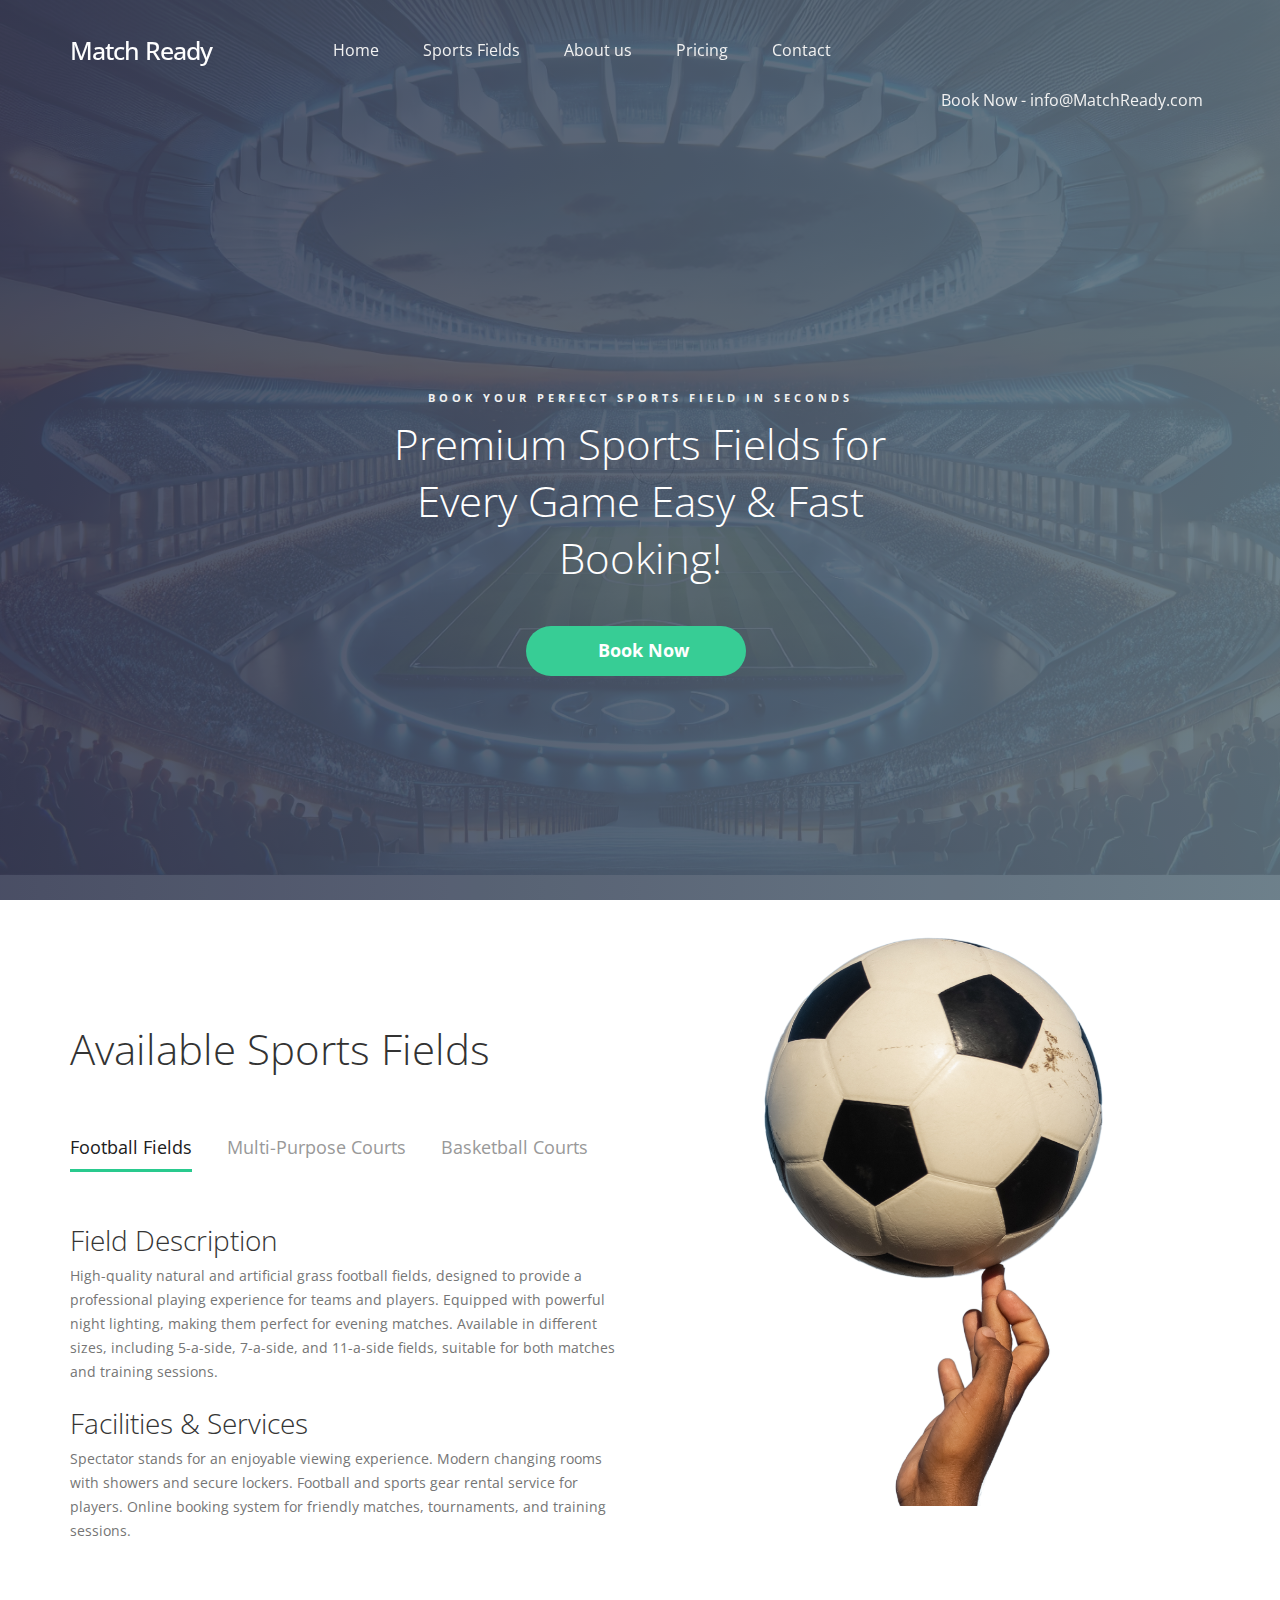
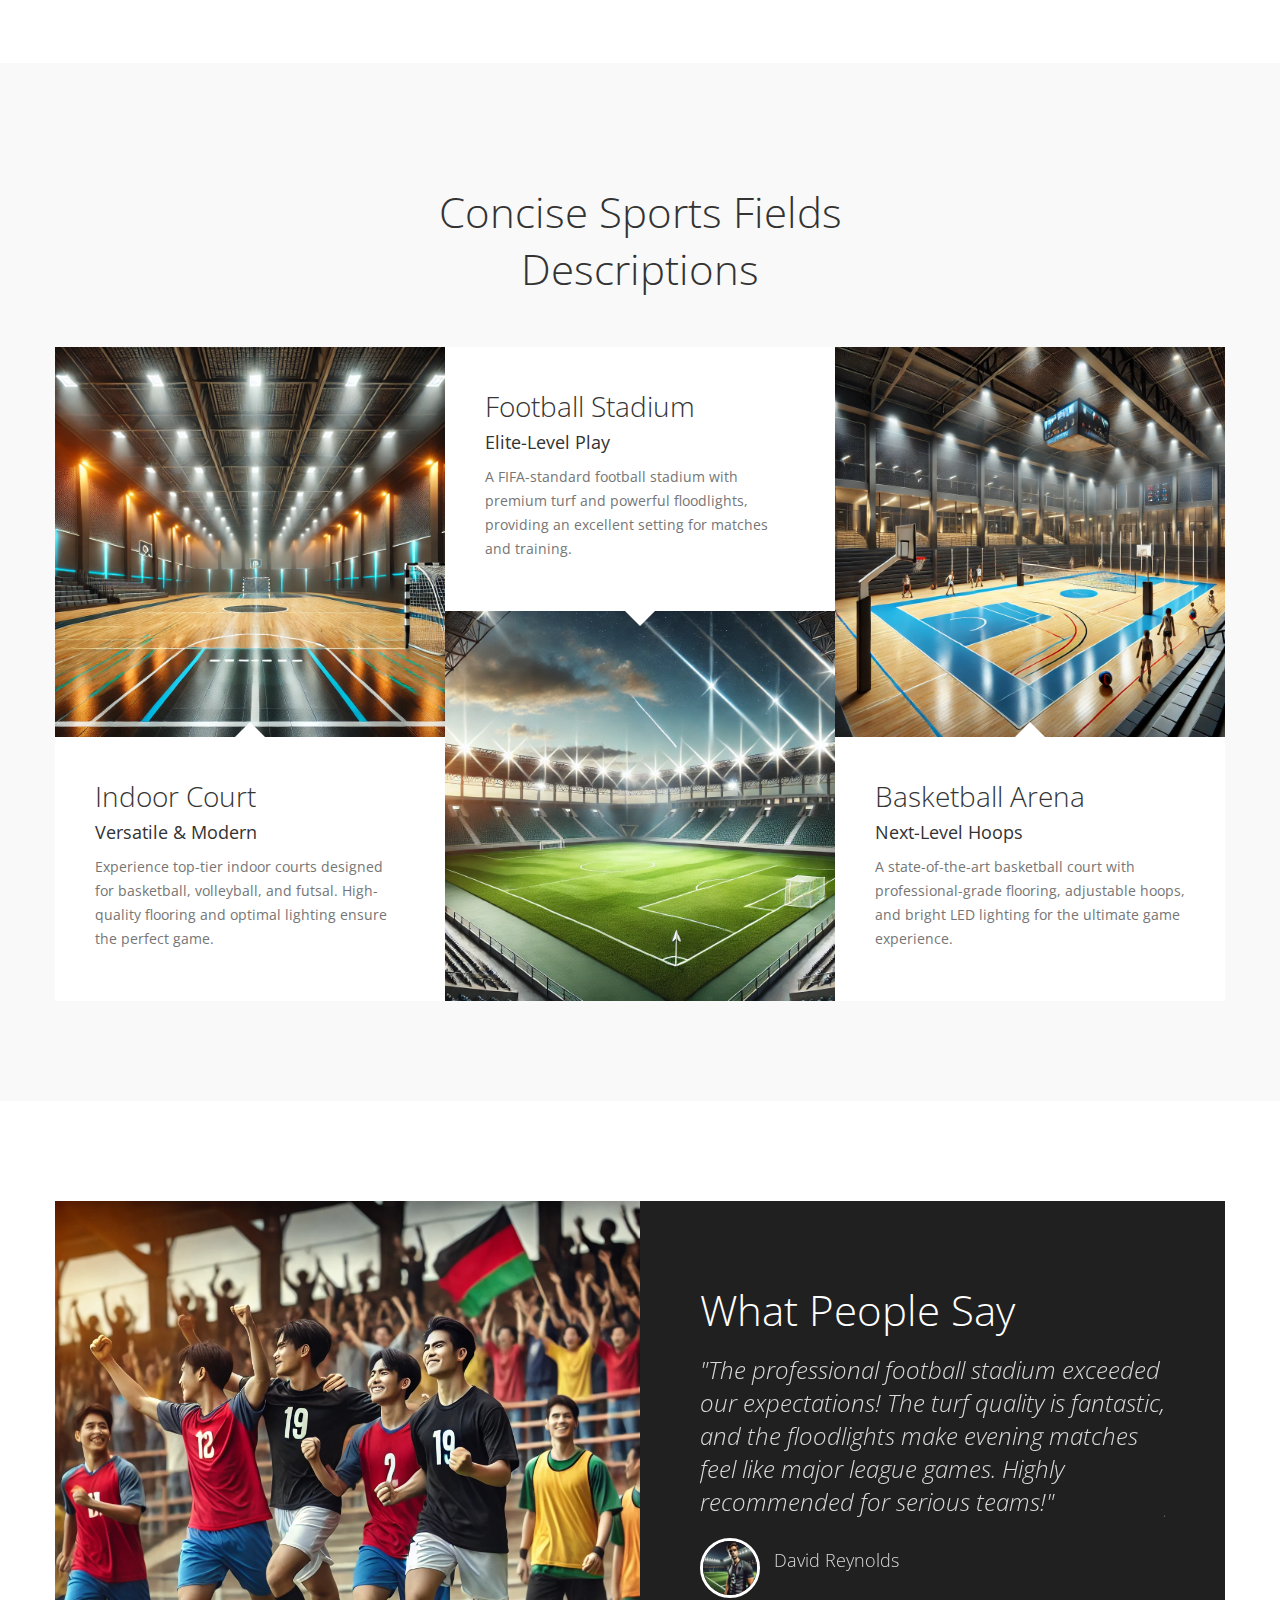
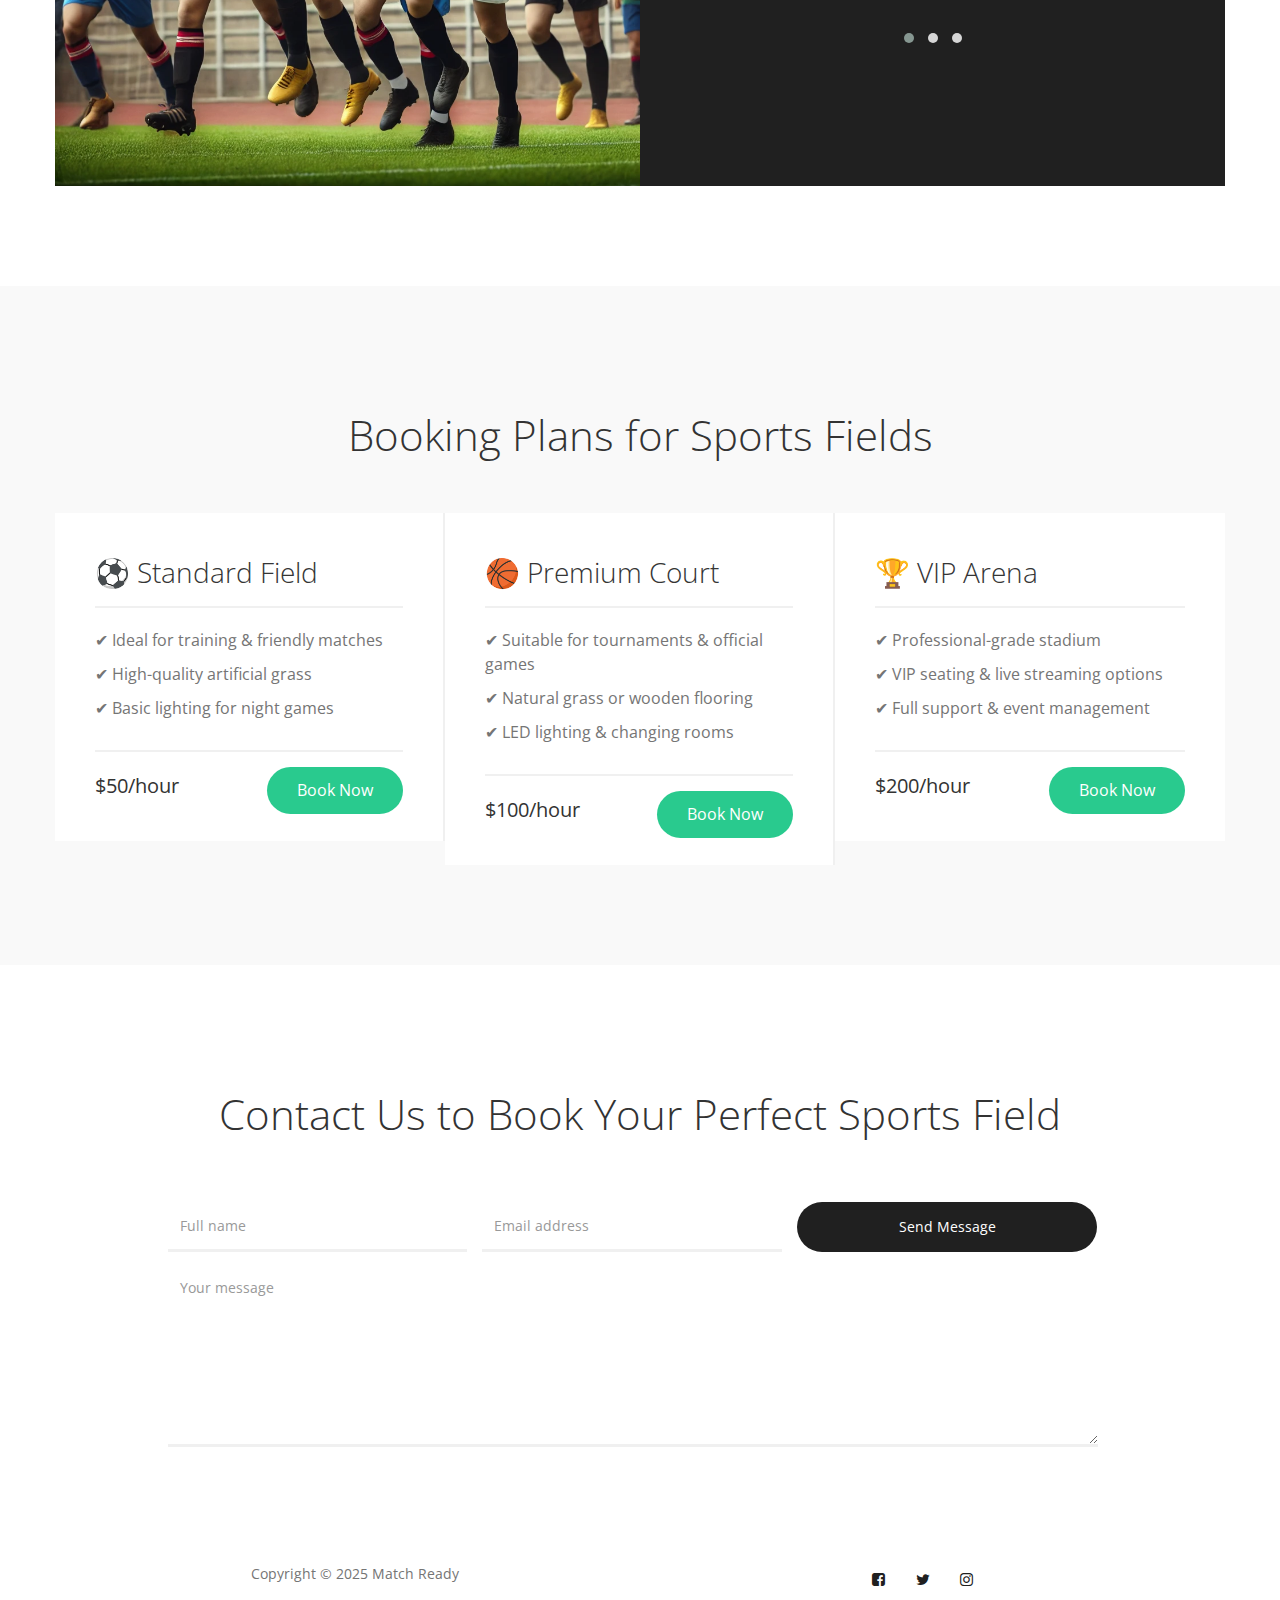
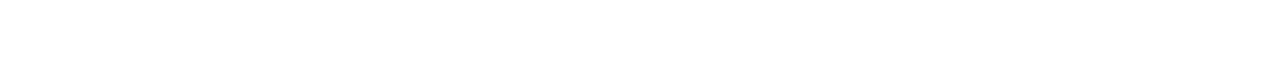
<file: index.html>
<!DOCTYPE html>
<html lang="en">
<head>

	<title>Soft Landing Page by Tooplate</title>
	<!--

    -->
     <meta charset="UTF-8">
     <meta http-equiv="X-UA-Compatible" content="IE=Edge">
     <meta name="description" content="">
     <meta name="keywords" content="">
     <meta name="team" content="">
     <meta name="viewport" content="width=device-width, initial-scale=1, maximum-scale=1">

     <link rel="stylesheet" href="css/bootstrap.min.css">
     <link rel="stylesheet" href="css/owl.carousel.css">
     <link rel="stylesheet" href="css/owl.theme.default.min.css">
     <link rel="stylesheet" href="css/font-awesome.min.css">

     <!-- MAIN CSS -->
     <link rel="stylesheet" href="css/tooplate-style.css">

</head>
<body>

     <!-- PRE LOADER -->
     <section class="preloader">
          <div class="spinner">

               <span class="spinner-rotate"></span>
               
          </div>
     </section>


     <!-- MENU -->
     <section class="navbar custom-navbar navbar-fixed-top" role="navigation">
          <div class="container">

               <div class="navbar-header">
                    <button class="navbar-toggle" data-toggle="collapse" data-target=".navbar-collapse">
                         <span class="icon icon-bar"></span>
                         <span class="icon icon-bar"></span>
                         <span class="icon icon-bar"></span>
                    </button>

                    <!-- lOGO TEXT HERE -->
                    <a href="index.html" class="navbar-brand">Match Ready</a>
               </div>

               <!-- MENU LINKS -->
               <div class="collapse navbar-collapse">
                    <ul class="nav navbar-nav">
                         <li><a href="#home" class="smoothScroll">Home</a></li>
                         <li><a href="#feature" class="smoothScroll">Sports Fields</a></li>
                         <li><a href="#about" class="smoothScroll">About us</a></li>
                         <li><a href="#pricing" class="smoothScroll">Pricing</a></li>
                         <li><a href="#contact" class="smoothScroll">Contact</a></li>
                    </ul>
                    <ul class="nav navbar-nav navbar-right">
                         <li><a href="booking.html">Book Now - <span>info@MatchReady.com</span></a></li>
                    </ul>
               </div>

          </div>
     </section>


     <!-- FEATURE -->
    <!-- FEATURE -->
<section id="home" data-stellar-background-ratio="0.5">
     <div class="overlay"></div>
     <div class="container">
         <div class="row">
 
             <div class="col-md-offset-3 col-md-6 col-sm-12">
                 <div class="home-info">
                     <h3>Book Your Perfect Sports Field in Seconds</h3>
                     <h1>Premium Sports Fields for Every Game Easy & Fast Booking!</h1>
                     <form action="" method="get" class="online-form" style="text-align: center;">
                         <button type="button" class="form-control btn-book booking-form" 
                onclick="window.location.href='booking.html';">
                Book Now
                     </form>
                 </div>
             </div>
 
         </div>
     </div>
 </section>
 
     <!-- FEATURE -->
     <section id="feature" data-stellar-background-ratio="0.5">
          <div class="container">
               <div class="row">

                    <div class="col-md-12 col-sm-12">
                         <div class="section-title">
                              <h1>Available Sports Fields</h1>
                         </div>
                    </div>

                    <div class="col-md-6 col-sm-6">
                         <ul class="nav nav-tabs" role="tablist">
                              <li class="active"><a href="#tab01" aria-controls="tab01" role="tab" data-toggle="tab">Football Fields</a></li>

                              <li><a href="#tab02" aria-controls="tab02" role="tab" data-toggle="tab">Multi-Purpose Courts </a></li>

                              <li><a href="#tab03" aria-controls="tab03" role="tab" data-toggle="tab">Basketball Courts</a></li>
                         </ul>

                         <div class="tab-content">
                              <div class="tab-pane active" id="tab01" role="tabpanel">
                                   <div class="tab-pane-item">
                                        <h2>Field Description</h2>
                                        <p>High-quality natural and artificial grass football fields, designed to provide a professional playing experience for teams and players.
                                             Equipped with powerful night lighting, making them perfect for evening matches.
                                             Available in different sizes, including 5-a-side, 7-a-side, and 11-a-side fields, suitable for both matches and training sessions.</p>
                                   </div>
                                   <div class="tab-pane-item">
                                        <h2>Facilities & Services</h2>
                                        <p> Spectator stands for an enjoyable viewing experience.
                                              Modern changing rooms with showers and secure lockers.
                                              Football and sports gear rental service for players.
                                              Online booking system for friendly matches, tournaments, and training sessions.</p>
                                   </div>
                              </div>


                              <div class="tab-pane" id="tab02" role="tabpanel">
                                   <div class="tab-pane-item">
                                        <h2>Court Description</h2>
                                        <p>Versatile courts designed for multiple sports, including basketball, volleyball, and tennis, with adjustable floor settings.
                                             Features high-quality wooden or rubber flooring, ensuring smooth and safe gameplay with an anti-slip surface.
                                             Ideal for clubs, schools, and individuals looking for a flexible sports environment..</p>
                                   </div>
                                   <div class="tab-pane-item">
                                        <h2>Facilities & Services</h2>
                                        <p> Adjustable nets and height settings to accommodate various sports.
                                              Small spectator stands for match and training sessions.
                                              Modern LED lighting system for evening games.
                                              Easy online reservations with the option to select the preferred sport</p>
                                   </div>
                              
                              </div>

                              <div class="tab-pane" id="tab03" role="tabpanel">
                                   <div class="tab-pane-item">
                                        <h2>Court Description</h2>
                                        <p> Indoor basketball courts with professional design, featuring glass backboards, adjustable hoops, and impact-resistant wooden flooring.
                                             Climate-controlled indoor environment, making it ideal for training and matches all year round.
                                             Suitable for professional teams, school competitions, and amateur players looking for a high-end basketball experience.</p>
                                   </div>
                                   <div class="tab-pane-item">
                                        <h2>Facilities & Services</h2>
                                        <p> Electronic scoreboards to display real-time scores.
                                              Indoor spectator seating to enjoy competitive games.
                                              Court rental available for tournaments and school competitions.
                                              Fitness facilities and locker rooms for convenience before and after matches.</p>
                                   </div>
                              </div>
                         </div>

                    </div>

                    <div class="col-md-6 col-sm-6">
                         <div class="feature-image">
                              <img src="images/feature-mockup.png" class="img-responsive" alt="Thin Laptop">                             
                         </div>
                    </div>

               </div>
          </div>
     </section>


     <!-- ABOUT -->
     <section id="about" data-stellar-background-ratio="0.5">
          <div class="container">
               <div class="row">

                    <div class="col-md-offset-3 col-md-6 col-sm-12">
                         <div class="section-title">
                              <h1> Concise Sports Fields Descriptions</h1>
                         </div>
                    </div>

                    <div class="col-md-4 col-sm-4">
                         <div class="team-thumb">
                              <img src="images/team-image1.jpg" class="img-responsive" alt="Andrew Orange">
                              <div class="team-info team-thumb-up">
                                   <h2>Indoor Court</h2>
                                   <small>Versatile & Modern</small>
                                   <p>Experience top-tier indoor courts designed for basketball, volleyball, and futsal. High-quality flooring and optimal lighting ensure the perfect game.
                                   </p>
                              </div>
                         </div>
                    </div>

                    <div class="col-md-4 col-sm-4">
                         <div class="team-thumb">
                              <div class="team-info team-thumb-down">
                                   <h2>Football Stadium</h2>
                                   <small>Elite-Level Play
                                   </small>
                                   <p>A FIFA-standard football stadium with premium turf and powerful floodlights, providing an excellent setting for matches and training.

                                   </p>
                              </div>
                              <img src="images/team-image2.jpg" class="img-responsive" alt="Catherine Soft">
                         </div>
                    </div>

                    <div class="col-md-4 col-sm-4">
                         <div class="team-thumb">
                              <img src="images/team-image3.jpg" class="img-responsive" alt="Jack Wilson">
                              <div class="team-info team-thumb-up">
                                   <h2>Basketball Arena</h2>
                                   <small>Next-Level Hoops
                                   </small>
                                   <p>A state-of-the-art basketball court with professional-grade flooring, adjustable hoops, and bright LED lighting for the ultimate game experience.

                                   </p>
                              </div>
                         </div>
                    </div>
                    
               </div>
          </div>
     </section>


     <!-- TESTIMONIAL -->
     <section id="testimonial" data-stellar-background-ratio="0.5">
          <div class="container">
               <div class="row">

                    <div class="col-md-6 col-sm-12">
                         <div class="testimonial-image"></div>
                    </div>

                    <div class="col-md-6 col-sm-12">
                         <div class="testimonial-info">
                              
                              <div class="section-title">
                                   <h1>What People Say</h1>
                              </div>

                              <div class="owl-carousel owl-theme">
                                   <div class="item">
                                        <h3>"The professional football stadium exceeded our expectations! The turf quality is fantastic, and the floodlights make evening matches feel like major league games. Highly recommended for serious teams!"</h3>
                                        <div class="testimonial-item">
                                             <img src="images/tst-image1.jpg" class="img-responsive" alt=" David Reynolds">
                                             <h4> David Reynolds</h4>
                                        </div>
                                   </div>

                                   <div class="item">
                                        <h3>"I’ve played in many indoor basketball arenas, but this one stands out. The lighting, court surface, and seating arrangement create a premium experience. It’s the best place for competitive games!"</h3>
                                        <div class="testimonial-item">
                                             <img src="images/tst-image2.jpg" class="img-responsive" alt="Jessica Carter">
                                             <h4>Jessica Carter</h4>
                                        </div>
                                   </div>

                                   <div class="item">
                                        <h3>"The indoor multipurpose court is perfect for training sessions. Whether it’s volleyball or futsal, the space is well-maintained and equipped with everything needed for a great game!"</h3>
                                        <div class="testimonial-item">
                                             <img src="images/tst-image3.jpg" class="img-responsive" alt=" Michael Adams">
                                             <h4> Michael Adams</h4>
                                        </div>
                                   </div>
                              </div>

                         </div>
                    </div>
                    
               </div>
          </div>
     </section>

<!-- PRICING -->
<section id="pricing" data-stellar-background-ratio="0.5">
     <div class="container">
          <div class="row">

               <div class="col-md-12 col-sm-12">
                    <div class="section-title">
                         <h1>Booking Plans for Sports Fields</h1>
                    </div>
               </div>

               <div class="col-md-4 col-sm-6">
                    <div class="pricing-thumb">
                        <div class="pricing-title">
                             <h2>⚽ Standard Field</h2>
                        </div>
                        <div class="pricing-info">
                              <p>✔ Ideal for training & friendly matches</p>
                              <p>✔ High-quality artificial grass</p>
                              <p>✔ Basic lighting for night games</p>
                        </div>
                        <div class="pricing-bottom">
                              <span class="pricing-dollar">$50/hour</span>
                              <a href="booking.html" class="section-btn pricing-btn">Book Now</a>
                        </div>
                    </div>
               </div>

               <div class="col-md-4 col-sm-6">
                    <div class="pricing-thumb">
                        <div class="pricing-title">
                             <h2>🏀 Premium Court</h2>
                        </div>
                        <div class="pricing-info">
                              <p>✔ Suitable for tournaments & official games</p>
                              <p>✔ Natural grass or wooden flooring</p>
                              <p>✔ LED lighting & changing rooms</p>
                        </div>
                        <div class="pricing-bottom">
                              <span class="pricing-dollar">$100/hour</span>
                              <a href="booking.html" class="section-btn pricing-btn">Book Now</a>
                        </div>
                    </div>
               </div>

               <div class="col-md-4 col-sm-6">
                    <div class="pricing-thumb">
                        <div class="pricing-title">
                             <h2>🏆 VIP Arena</h2>
                        </div>
                        <div class="pricing-info">
                              <p>✔ Professional-grade stadium</p>
                              <p>✔ VIP seating & live streaming options</p>
                              <p>✔ Full support & event management</p>
                        </div>
                        <div class="pricing-bottom">
                              <span class="pricing-dollar">$200/hour</span>
                              <a href="booking.html" class="section-btn pricing-btn">Book Now</a>
                        </div>
                    </div>
               </div>
               
          </div>
     </div>
</section>



     <!-- CONTACT -->
     <section id="contact" data-stellar-background-ratio="0.5">
          <div class="container">
               <div class="row">

                    <div class="col-md-offset-1 col-md-10 col-sm-12">
                         <form id="contact-form" role="form" action="" method="post">
                              <div class="section-title">
                                   <h1>Contact Us to Book Your Perfect Sports Field </h1>
                              </div>

                              <div class="col-md-4 col-sm-4">
                                   <input type="text" class="form-control" placeholder="Full name" name="name" required="">
                              </div>
                              <div class="col-md-4 col-sm-4">
                                   <input type="email" class="form-control" placeholder="Email address" name="email" required="">
                              </div>
                              <div class="col-md-4 col-sm-4">
                                   <input type="submit" class="form-control" name="send message" value="Send Message">
                              </div>
                              <div class="col-md-12 col-sm-12">
                                   <textarea class="form-control" rows="8" placeholder="Your message" name="message" required=""></textarea>
                              </div>
                         </form>
                    </div>

               </div>
          </div>
     </section>       


     <!-- FOOTER -->
     <footer id="footer" data-stellar-background-ratio="0.5">
          <div class="container">
               <div class="row">

                    <div class="copyright-text col-md-12 col-sm-12">
                         <div class="col-md-6 col-sm-6">
                              <p>Copyright &copy; 2025 Match Ready
 
                				
                         </div>

                         <div class="col-md-6 col-sm-6">
                              <ul class="social-icon">
                                   <li><a href="#" class="fa fa-facebook-square" attr="facebook icon"></a></li>
                                   <li><a href="#" class="fa fa-twitter"></a></li>
                                   <li><a href="#" class="fa fa-instagram"></a></li>
                              </ul>
                         </div>
                    </div>

               </div>
          </div>
     </footer>


     <!-- SCRIPTS -->
     <script src="js/jquery.js"></script>
     <script src="js/bootstrap.min.js"></script>
     <script src="js/jquery.stellar.min.js"></script>
     <script src="js/owl.carousel.min.js"></script>
     <script src="js/smoothscroll.js"></script>
     <script src="js/custom.js"></script>

</body>
</html>
</file>
<file: css/tooplate-style.css>
/*

	
*/
 
  @import url('https://fonts.googleapis.com/css?family=Open+Sans:300,300i,400');

  body {
    font-family: 'Open Sans', sans-serif;
    overflow-x: hidden;
    background: #f9f9f9;
  }



  /*---------------------------------------
     TYPOGRAPHY              
  -----------------------------------------*/

  h1,h2,h3,h4,h5,h6 {
    font-weight: 300;
    line-height: normal;
  }

  h1 {
    font-size: 3em;
  }

  h2 {
    color: #353535;
    font-size: 2em;
  }

  p {
    color: #757575;
    font-size: 14px;
    font-weight: normal;
    line-height: 24px;
  }



  /*---------------------------------------
     GENERAL               
  -----------------------------------------*/

  html{
    -webkit-font-smoothing: antialiased;
  }

  a {
    color: #202020;
    text-decoration: none !important;
  }

  a,
  input, button,
  .form-control {
    -webkit-transition: 0.5s;
    transition: 0.5s;
  }

  a:hover, a:active, a:focus {
    color: #29ca8e;
    outline: none;
  }

  ::-webkit-scrollbar{
    width: 8px;
    height: 8px;
  }

  ::-webkit-scrollbar-thumb {
    cursor: pointer;
    background: #202020;
  }

  .section-title {
    padding-bottom: 40px;
  }

  section {
    position: relative;
    padding: 100px 0;
  }

  #contact,
  footer {
    background: #ffffff;
    text-align: center;
  }

  .overlay {
    background: #536976;  /* fallback for old browsers */
    background: -webkit-linear-gradient(to right, #292E49, #536976);  /* Chrome 10-25, Safari 5.1-6 */
    background: linear-gradient(to right, #292E49, #536976); /* W3C, IE 10+/ Edge, Firefox 16+, Chrome 26+, Opera 12+, Safari 7+ */
    opacity: 0.9;
    position: absolute;
    top: 0;
    right: 0;
    bottom: 0;
    left: 0;
    width: 100%;
    height: 100%;
  }

  .online-form {
    position: relative;
  }

  .online-form .form-control {
    border-color: #f0f0f0;
    display: inline-block;
    vertical-align: top;
    border-radius: 50px;
    box-shadow: none;
    height: 50px;
    margin-right: 0.5em;
    padding-left: 15px;
  }
  .online-form {
    display: flex;
    justify-content: center; /* توسيط الزر */
    align-items: center;
}

.online-form button {
    background: #29ca8e; /* لون الزر الأخضر */
    border: none;
    color: #ffffff; /* لون النص */
    position: relative;
    width: 220px; /* جعل العرض مناسبًا */
    height: 55px; /* ضبط ارتفاع الزر */
    padding: 12px 0;
    font-size: 18px; /* تكبير حجم الخط */
    font-weight: bold;
    text-align: center;
    border-radius: 15px; /* جعل الحواف أقل استدارة */
    transition: 0.3s ease-in-out;
    display: flex;
    justify-content: center;
    align-items: center;
    box-shadow: 0px 5px 15px rgba(0, 0, 0, 0.2); /* إضافة ظل خفيف */
}

.online-form button:hover {
    background: #218f6b; /* تغيير اللون عند التمرير */
    transform: scale(1.05); /* جعل الزر يكبر قليلاً عند التمرير عليه */
}




  .online-form button:hover {
    background: #202020;
    color: #ffffff;
  }



  /*---------------------------------------
     BUTTONS               
  -----------------------------------------*/

  .section-btn {
    background: #29ca8e;
    border: 0;
    border-radius: 50px;
    color: #ffffff;
    font-size: 16px;
    font-weight: normal;
    padding: 12px 30px;
    transition: 0.5s 0.2s;
  }

  .section-btn:hover,
  .section-btn:focus {
    background: #202020;
    color: #ffffff;
  }



  /*---------------------------------------
       PRE LOADER              
  -----------------------------------------*/

  .preloader {
    position: fixed;
    top: 0;
    left: 0;
    width: 100%;
    height: 100%;
    z-index: 99999;
    display: flex;
    flex-flow: row nowrap;
    justify-content: center;
    align-items: center;
    background: none repeat scroll 0 0 #ffffff;
  }

  .spinner {
    border: 1px solid transparent;
    border-radius: 3px;
    position: relative;
  }

  .spinner:before {
    content: '';
    box-sizing: border-box;
    position: absolute;
    top: 50%;
    left: 50%;
    width: 45px;
    height: 45px;
    margin-top: -10px;
    margin-left: -10px;
    border-radius: 50%;
    border: 1px solid #575757;
    border-top-color: #ffffff;
    animation: spinner .9s linear infinite;
  }

  @-webkit-@keyframes spinner {
    to {transform: rotate(360deg);}
  }

  @keyframes spinner {
    to {transform: rotate(360deg);}
  }



  /*---------------------------------------
      MENU              
  -----------------------------------------*/

  .custom-navbar {
    border: none;
    margin-bottom: 0;
    padding: 25px 0;
  }

  .custom-navbar .navbar-brand {
    color: #ffffff;
    font-size: 25px;
    font-weight: 500;
    letter-spacing: -1px;
  }

  .top-nav-collapse {
    background: #ffffff;
  }

  .custom-navbar .navbar-nav {
    margin-left: 6em;
  }

  .custom-navbar .nav li a {
    font-size: 16px;
    font-weight: normal;
    color: #f0f0f0;
    padding-right: 22px;
    padding-left: 22px;
  }

  .custom-navbar .nav li a:hover {
    background: transparent;
    color: #29ca8e;
  }

  .custom-navbar .navbar-nav > li > a:hover,
  .custom-navbar .navbar-nav > li > a:focus {
    background-color: transparent;
  }

  .custom-navbar .nav li.active > a {
    background-color: transparent;
    color: #29ca8e;
  }

  .custom-navbar .navbar-toggle {
    border: none;
    padding-top: 10px;
  }

  .custom-navbar .navbar-toggle {
    background-color: transparent;
  }

  .custom-navbar .navbar-toggle .icon-bar {
    background: #29ca8e;
    border-color: transparent;
  }

  @media(min-width:768px) {
    .custom-navbar {
      border-bottom: 0;
      background: 0 0; 
    }

    .custom-navbar.top-nav-collapse {
      background: #ffffff;
      -webkit-box-shadow: 0 1px 30px rgba(0, 0, 0, 0.1);
      -moz-box-shadow: 0 1px 30px rgba(0, 0, 0, 0.1);
      box-shadow: 0 1px 30px rgba(0, 0, 0, 0.1);
      padding: 10px 0;
    }

    .top-nav-collapse .navbar-brand {
      color: #252525;
    }

    .top-nav-collapse .nav li a {
      color: #575757;
    }

    .top-nav-collapse .nav .section-btn a {
      color: #ffffff;
    }
  }



  /*---------------------------------------
      HOME          
  -----------------------------------------*/

  #home {
    background: url('../images/home-bg.jpg') no-repeat center center;
    background-size: cover;
    vertical-align: middle;
    display: -webkit-box;
    display: -webkit-flex;
    display: -ms-flexbox;
    display: flex;
    -webkit-box-align: center;
    -webkit-align-items: center;
    -ms-flex-align: center;
    align-items: center;
    min-height: 100vh;
    position: relative;
    padding-top: 12em;
    text-align: center;
  }

  #home h1 {
    color: #ffffff;
    margin-top: 10px;
    margin-bottom: 40px;
  }

  .home-info {
    margin-top: 7em;
  }

  .home-info h3 {
    color: #f0f0f0;
    font-size: 11px;
    font-weight: bold;
    letter-spacing: 4px;
    text-transform: uppercase;
    margin: 10px 0;
  }
  


  /*---------------------------------------
      FEATURE              
  -----------------------------------------*/

  #feature {
    background: #ffffff;
  }

  #feature .nav-tabs {
    border-bottom: 0;
  }

  #feature .nav>li>a {
    padding: 8px 0;
  }

  #feature .nav-tabs>li>a {
    color: #999999;
    font-size: 18px;
    border: 0;
    border-bottom: 3px solid transparent;
    border-radius: 0;
    margin-right: 35px;
  }

  #feature .nav-tabs>li.active>a, 
  #feature .nav-tabs>li.active>a:focus, 
  #feature .nav-tabs>li.active>a:hover {
    background: transparent;
    color: #202020;
    border-bottom: 3px solid #29ca8e;
  }

  #feature .nav>li>a:focus, 
  #feature .nav>li>a:hover {
    background: transparent;
    border-bottom: 3px solid #29ca8e;
    color: #202020;
  }

  #feature .tab-content {
    margin-top: 50px;
  }

  .tab-pane-item {
    margin: 20px 0;
  }

  .tab-pane-item h2 {
    margin: 0 0 5px 0;
  }

  .feature-image {
    position: absolute;
    bottom: -27em;
  }



  /*---------------------------------------
      ABOUT              
  -----------------------------------------*/

  #about .col-md-4 {
    margin: 0;
    padding: 0;
  }

  .team-thumb {
    background: #ffffff;
    position: relative;
    overflow: hidden;
  }

  .team-thumb-up:after {
    display: block;
    margin: 0 auto;
    position: absolute;
    top: -15px;
    right: 0;
    left: 0;
    content: "";
    width: 0;
    height: 0;
    border-right: 15px solid transparent;
    border-left: 15px solid transparent;
    border-bottom: 15px solid #ffffff;
  }

  .team-thumb-down:after {
    display: block;
    margin: 0 auto;
    position: absolute;
    bottom: -15px;
    right: 0;
    left: 0;
    content: "";
    width: 0;
    height: 0;
    border-right: 15px solid transparent;
    border-left: 15px solid transparent;
    border-top: 15px solid #ffffff;
  }

  .team-info {
    position: relative;
    padding: 40px;
  }

  .team-info h2 {margin: 0;}

  .team-info small {
    display: block;
    font-size: 18px;
    margin: 5px 0 10px 0;
  }

  .team-thumb img {
    width: 100%;
  }



  /*---------------------------------------
      TESTIMONIAL           
  -----------------------------------------*/

  #testimonial {
    background: #ffffff;
  }

  #testimonial .col-md-6 {
    margin: 0;
    padding: 0;
  }

  #testimonial .section-title {
    padding-bottom: 0;
  }

  #testimonial h1 {
    color: #ffffff;
  }

  .testimonial-image {
    background: url('../images/testimonial-image.jpg') no-repeat center center;
    background-size: cover;
    width: 100%;
    height: 65vh;
  }

  .testimonial-info {
    background: #202020;
    padding: 60px;
    height: 65vh;
  }

  .testimonial-info h3 {
    color: #d9d9d9;
    font-style: italic;
    margin-top: 5px;
  }

  .testimonial-info .item {
    display: block;
    width: 100%;
  }

  .testimonial-item {
    margin: 20px 0;
  }

  .owl-carousel .owl-item img,
  .testimonial-item img,
  .testimonial-item h4 {
    color: #d9d9d9;
    display: inline-block;
    vertical-align: top;
  }

  .owl-carousel .owl-item img,
  .testimonial-item img {
    border: 3px solid #ffffff;
    border-radius: 100px;
    width: 60px;
    height: 60px;
    margin-right: 10px;
  }



  /*---------------------------------------
      PRICING             
  -----------------------------------------*/

  #about .section-title,
  #pricing .section-title {
    text-align: center;
  }

  #pricing .col-md-4 {
    margin: 0;
    padding: 0;
  }

  #pricing .col-md-4:last-child .pricing-thumb {
    border-right: 0;
  }

  .pricing-thumb {
    background: #ffffff;
    border-right: 2px solid #f0f0f0;
    padding: 20px 40px;
  }

  .pricing-title {
    padding-bottom: 5px;
  }

  .pricing-info {
    border-top: 2px solid #f0f0f0;
    border-bottom: 2px solid #f0f0f0;
  }

  .pricing-info,
  .pricing-bottom {
    padding: 20px 0;
  }

  .pricing-info p {
    font-size: 16px;
  }

  .pricing-bottom {
    position: relative;
  }

  .pricing-bottom span {
    font-size: 20px;
  }

  .pricing-btn {
    position: absolute;
    top: 15px;
    right: 0;
    display: inline-block;
  }



  /*---------------------------------------
      CONTACT             
  -----------------------------------------*/

  #contact-form .col-md-12,
  #contact-form .col-md-4 {
    padding-left: 0;
  }

  #contact-form .form-control {
    background: transparent;
    border: 0;
    border-bottom: 3px solid #f0f0f0;
    border-radius: 0;
    box-shadow: none;
    margin: 10px 0;
  }

  #contact-form .form-control:focus {
    border-bottom-color: #202020;
  }

  #contact-form input {
    height: 50px;
  }

  #contact-form input[type='submit'] {
    background: #202020;
    border-radius: 50px;
    border: 0;
    color: #ffffff;
  }

  #contact-form input[type='submit']:hover {
    background: #29ca8e;
    color: #ffffff;
  }
  


  /*---------------------------------------
     FOOTER              
  -----------------------------------------*/

  footer {
    padding-bottom: 80px;
  }

  .copyright-text p {
    margin: 5px;
  }



  /*---------------------------------------
     SOCIAL ICON              
  -----------------------------------------*/

  .social-icon {
    position: relative;
    padding: 0;
    margin: 0;
  }

  .social-icon li {
    display: inline-block;
    list-style: none;
  }

  .social-icon li a {
    border-radius: 50px;
    color: #202020;
    font-size: 15px;
    width: 35px;
    height: 35px;
    line-height: 35px;
    text-decoration: none;
    text-align: center;
    position: relative;
    margin: 5px 5px 5px 0;
  }

  .social-icon li a:hover {
    background: #536976;
    color: #ffffff;
  }



  /*---------------------------------------
     RESPONSIVE STYLES              
  -----------------------------------------*/

  @media only screen and (max-width: 1200px) {

    .custom-navbar .navbar-nav {
      margin-left: 3em;
    }

    .home-info {
      margin-top: 0;
    }
  }


  @media only screen and (max-width: 992px) {

    section {
      padding: 60px 0;
    }

    .custom-navbar .navbar-nav {
      margin-left: 0;
    }

    .custom-navbar .nav li a {
      font-size: 14px;
      padding-right: 15px;
      padding-left: 15px;
    }

    #feature .nav-tabs>li>a {
      font-size: 16px;
      margin-right: 20px;
    }

    .feature-image {
      bottom: -24em;
    }

    .pricing-thumb {
      margin-bottom: 30px;
    }

    footer {
      padding-bottom: 40px;
    }
  }


  @media screen and (max-width: 767px) {

    .section-title {
      padding-bottom: 20px;
    }

    .custom-navbar {
      background: #ffffff;
      -webkit-box-shadow: 0 1px 30px rgba(0, 0, 0, 0.1);
      -moz-box-shadow: 0 1px 30px rgba(0, 0, 0, 0.1);
      box-shadow: 0 1px 30px rgba(0, 0, 0, 0.1);
      padding: 10px 0;
      text-align: center;
    }

    .custom-navbar .nav li a {
      line-height: normal;
      padding: 5px;
    }

    .custom-navbar .navbar-brand,
    .top-nav-collapse .navbar-brand {
      color: #202020;
      font-weight: normal;
    }

    .custom-navbar .nav li a,
    .top-nav-collapse .nav li a {
      color: #656565;
    }

    .feature-image {
      position: relative;
      bottom: 0;
    }

    #about .col-md-4:nth-child(3n) .team-thumb {
      display: flex;
      -webkit-box-orient: vertical;
      flex-direction: column-reverse;
      -webkit-flex-direction: column-reverse;
      -ms-flex-direction: column-reverse;
    }

    .team-thumb-down:after {
      top: -15px;
      bottom: inherit;
      border-top: inherit;
      border-bottom: 15px solid #ffffff;
    }

    .testimonial-image,
    .testimonial-info {
      height: 85vh;
    }

    .testimonial-info {
      padding: 30px;
    }
  }


  @media screen and (max-width: 480px) {

    .online-form input[type="email"],
    .online-form .form-control {
      width: 85%;
    }

    .online-form .form-control {
      display: block;
      margin: 20px auto;
    }

    .online-form button {
      position: relative;
      right: 0;
    }

    .testimonial-image,
    .testimonial-info {
      height: 65vh;
    }
  }


  #booking {
    background: url('../images/booking-bg.jpg') no-repeat center center;
    background-size: cover;
    padding: 100px 0;
    text-align: center;
}

#booking .form-group {
    margin-bottom: 20px;
}

.btn-success {
    background-color: #29ca8e;
    border: none;
    padding: 12px;
    font-size: 18px;
}

.btn-success:hover {
    background-color: #202020;
}
</file>
